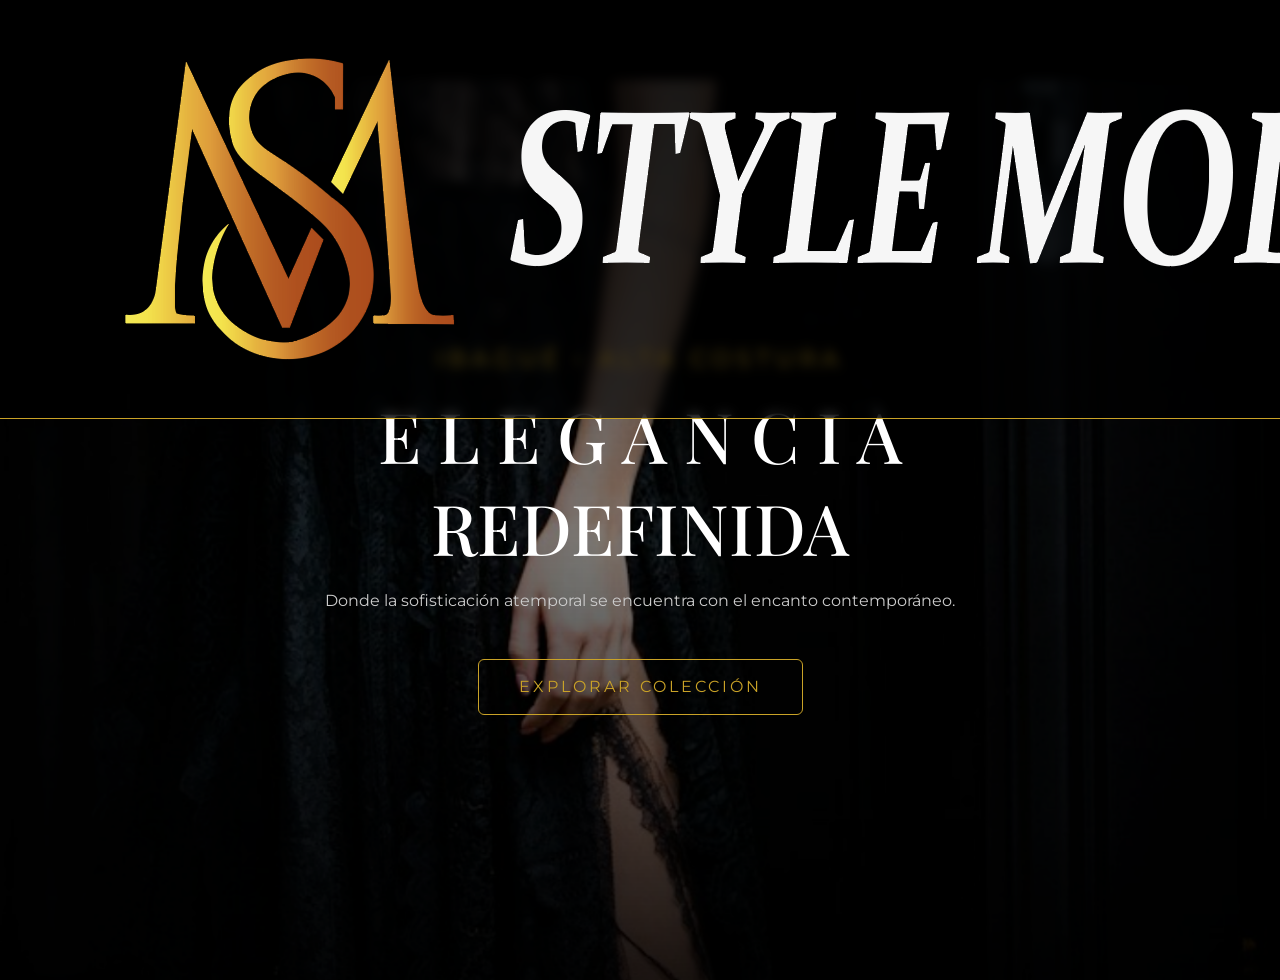
<file: index.html>
<!DOCTYPE html>
<html lang="es">

<head>


    <!-- Bootstrap CSS -->

<link href="https://cdn.jsdelivr.net/npm/bootstrap@5.3.3/dist/css/bootstrap.min.css" rel="stylesheet">


<meta charset="UTF-8">
<meta name="viewport" content="width=device-width, initial-scale=1.0">

<title>Style Models</title>

<link rel="stylesheet" href="css/style.css">

<link href="https://fonts.googleapis.com/css2?family=Playfair+Display:wght@400;600&family=Montserrat:wght@300;400&display=swap" rel="stylesheet">

<link rel="apple-touch-icon" href="img/favicon.png">

<link rel="icon" type="image/png" href="img/favicon.png">

</head>

<body>

<div id="menu-container"></div>

<section class="hero" style="background-image:url('img/hero.jpg');">

<div class="hero-content">

<h4>IBAGUÉ • ALTA COSTURA</h4>

<h1>
<span class="white">E L E G A N C I A</span><br>
</h1>
<h1>
<span class="gold">REDEFINIDA</span>
</h1>

<p>
Donde la sofisticación atemporal se encuentra con el encanto contemporáneo.
</p>

<a href="portafolio.html" class="btn">EXPLORAR COLECCIÓN</a>

</div>

</section>

<script src="https://cdn.jsdelivr.net/npm/bootstrap@5.3.3/dist/js/bootstrap.bundle.min.js"></script>

<script src="js/script.js"></script>

</body>
</html>
</file>
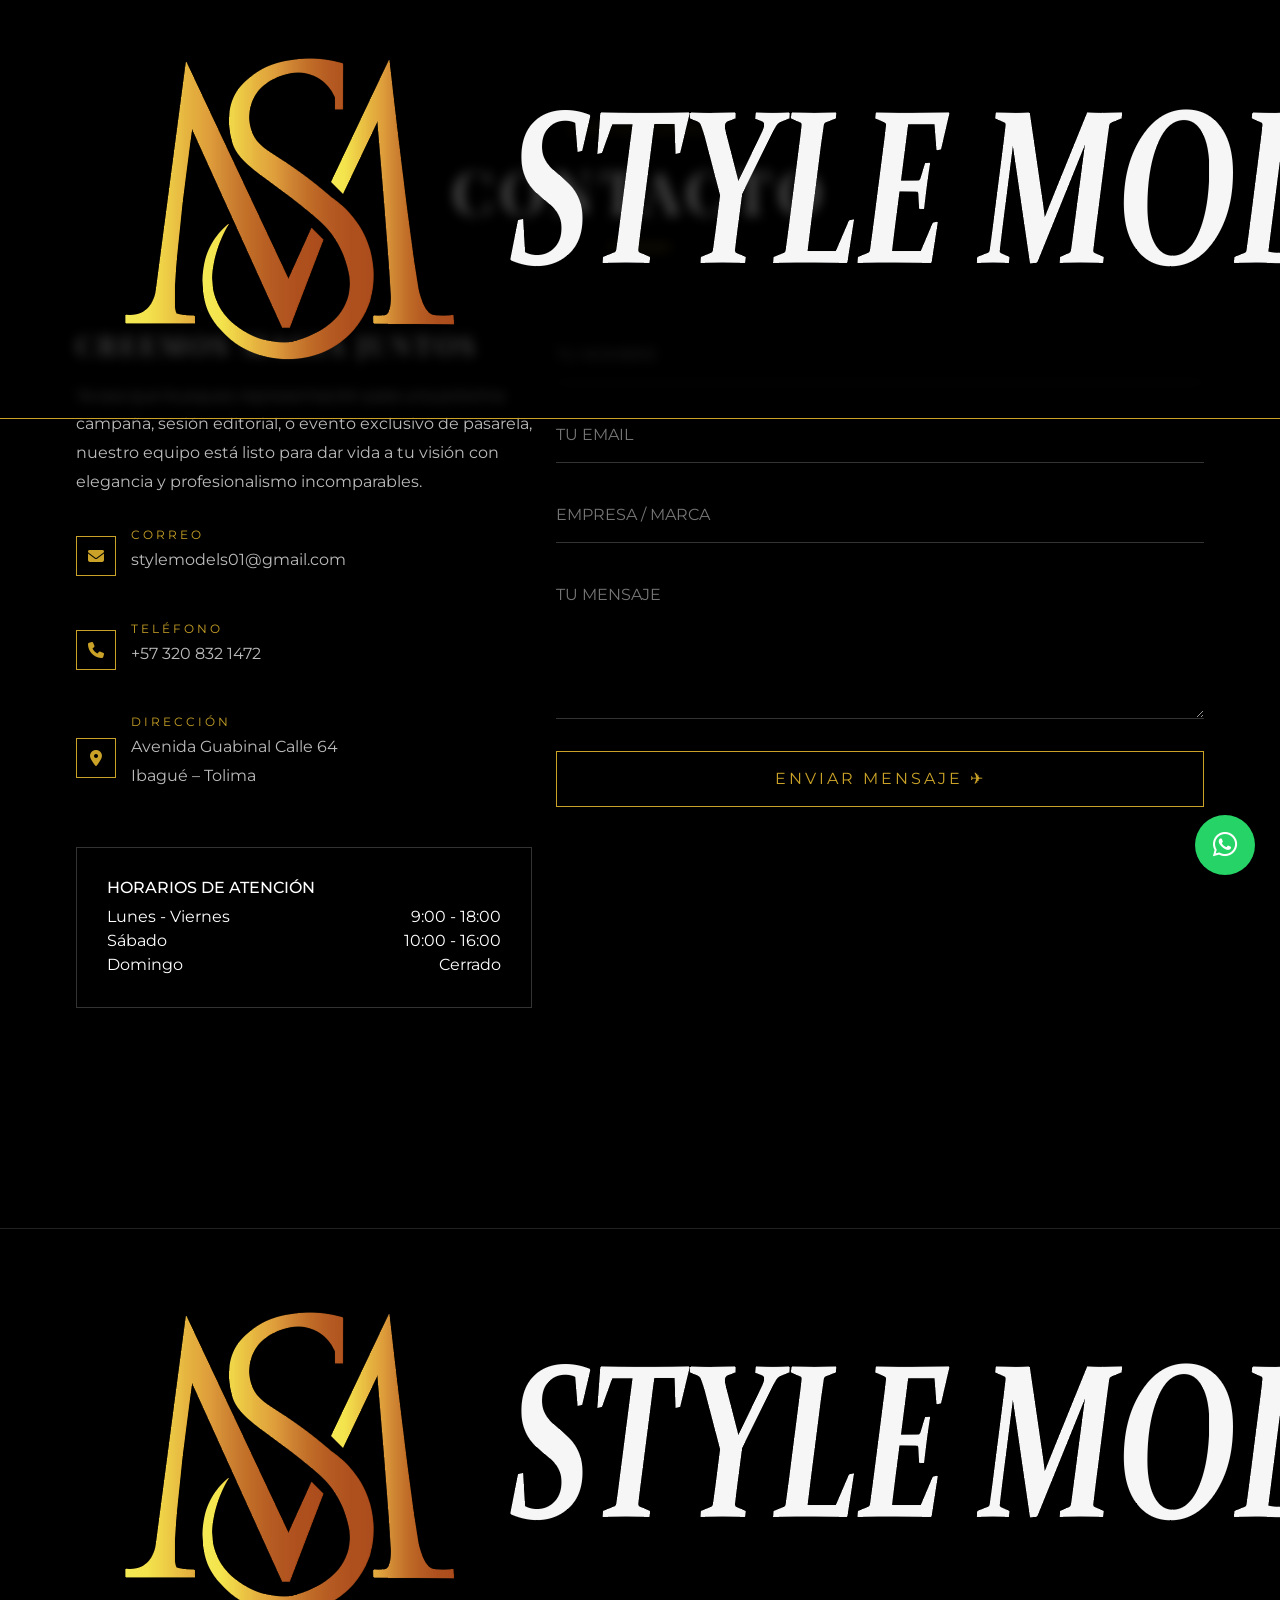
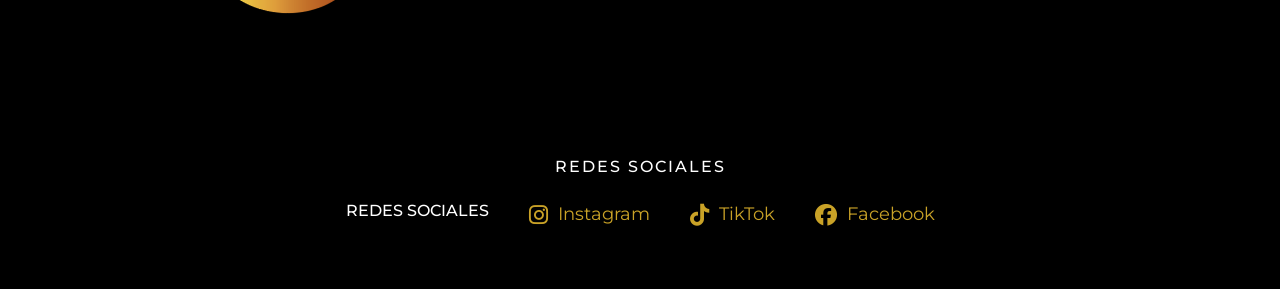
<file: contacto.html>
<!DOCTYPE html>
<html lang="es">

<head>

<link rel="icon" type="image/png" href="img/favicon.png">

<meta charset="UTF-8">
<meta name="viewport" content="width=device-width, initial-scale=1.0">

<title>Contacto | Style Models</title>

<!-- ICONOS -->
<link rel="stylesheet" href="https://cdnjs.cloudflare.com/ajax/libs/font-awesome/6.5.0/css/all.min.css">

<!-- Bootstrap -->
<link href="https://cdn.jsdelivr.net/npm/bootstrap@5.3.3/dist/css/bootstrap.min.css" rel="stylesheet">

<!-- CSS -->
<link rel="stylesheet" href="css/style.css">

<!-- Google Fonts -->
<link href="https://fonts.googleapis.com/css2?family=Playfair+Display:wght@400;600&family=Montserrat:wght@300;400&display=swap" rel="stylesheet">

</head>

<body>

<!-- MENU GLOBAL -->
<div id="menu-container"></div>


<section class="contact-section">

<div class="container">

<!-- TITULO -->

<div class="text-center contact-title">

<p class="contact-subtitle">CONTACTANOS</p>

<h1>CONTACTO</h1>

<div class="title-line"></div>

</div>


<div class="row contact-content">

<!-- COLUMNA IZQUIERDA -->

<div class="col-lg-5 contact-info">

<h3>CREEMOS MAGIA JUNTOS</h3>

<p>
Ya sea que busques representación para una próxima campaña, sesión editorial,
o evento exclusivo de pasarela, nuestro equipo está listo para dar vida
a tu visión con elegancia y profesionalismo incomparables.
</p>

<!-- Datos de contacto -->


<div class="contact-item">

<div class="icon-box">
<i class="fa-solid fa-envelope"></i>
</div>

<div>
<span>CORREO</span>
<p>stylemodels01@gmail.com</p>
</div>

</div>


<div class="contact-item">

<div class="icon-box">
<i class="fa-solid fa-phone"></i>
</div>

<div>
<span>TELÉFONO</span>
<p>+57 320 832 1472</p>
</div>

</div>


<div class="contact-item">

<div class="icon-box">
<i class="fa-solid fa-location-dot"></i>
</div>

<div>
<span>DIRECCIÓN</span>
<p>Avenida Guabinal Calle 64<br>Ibagué – Tolima</p>
</div>

</div>


<div class="hours-box">

<h6>HORARIOS DE ATENCIÓN</h6>

<div class="d-flex justify-content-between">
<span>Lunes - Viernes</span>
<span>9:00 - 18:00</span>
</div>

<div class="d-flex justify-content-between">
<span>Sábado</span>
<span>10:00 - 16:00</span>
</div>

<div class="d-flex justify-content-between">
<span>Domingo</span>
<span>Cerrado</span>
</div>

</div>

</div>



<!-- FORMULARIO -->

<div class="col-lg-7 contact-form">

<form>

<input type="text" placeholder="TU NOMBRE">

<input type="email" placeholder="TU EMAIL">

<input type="text" placeholder="EMPRESA / MARCA">

<textarea rows="5" placeholder="TU MENSAJE"></textarea>

<button type="submit" class="btn-contact">

ENVIAR MENSAJE ✈

</button>

</form>

</div>

</div>

</div>

</section>


<!-- FOOTER -->

<footer class="footer">

<div class="container footer-content">

<div class="footer-logo">

<a class="navbar-brand" href="index.html">
<img src="img/logo-horizontal.png" alt="Style Models">
</a>

</div>

<div class="footer-copy">

© 2026 Style Models. Todos los derechos reservsdos.

</div>

</div>

</footer>

<!-- Redes Sociales -->

<section class="contact-social-section">

<div class="container text-center">

<h6 class="social-title">REDES SOCIALES</h6>

<div class="social-links">

<h6>REDES SOCIALES</h6>

<a href="https://www.instagram.com/goldenst_.1?igsh=dWtuaGw3Y3lscWpy" target="_blank">
<i class="fa-brands fa-instagram"></i> Instagram
</a>

<a href="https://www.tiktok.com/@the_golden_studio0?_r=1&_t=ZS-94hEZrHAKSQ" target="_blank">
<i class="fa-brands fa-tiktok"></i> TikTok
</a>

<a href="https://www.facebook.com/profile.php?id=61582188220445" target="_blank">
<i class="fa-brands fa-facebook"></i> Facebook
</a>

</div>
</div>
</section>

<script src="js/script.js"></script>

<script src="https://cdn.jsdelivr.net/npm/bootstrap@5.3.3/dist/js/bootstrap.bundle.min.js"></script>

<!-- BOTOS FLOTANTE DE WhatsApp -->

<a href="https://wa.me/573208321472" 
class="whatsapp-float" 
target="_blank">

<i class="fa-brands fa-whatsapp"></i>

</a>

</body>
</html>
</file>
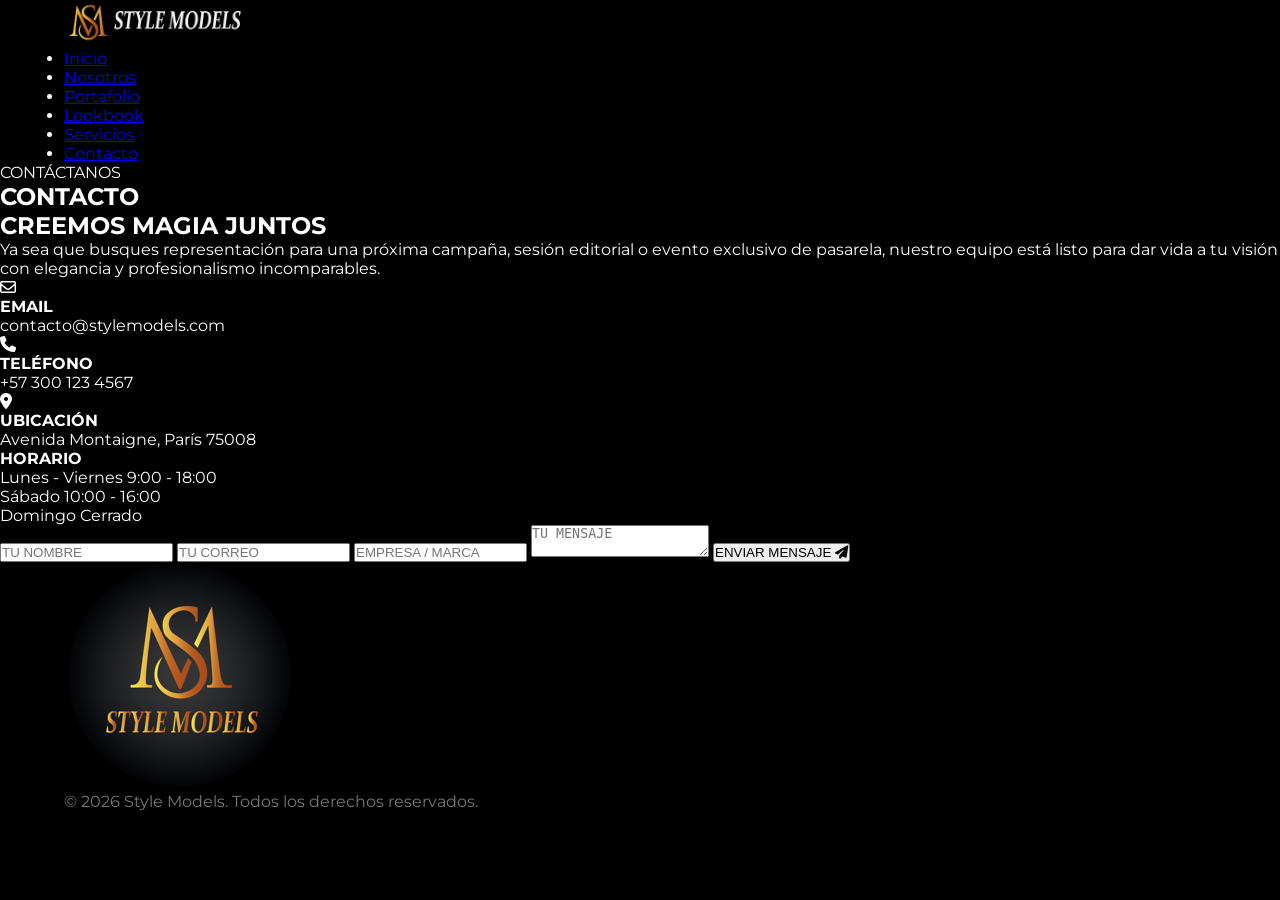
<file: contactos.html>
<!DOCTYPE html>
<html lang="es">

<head>
<meta charset="UTF-8">
<meta name="viewport" content="width=device-width, initial-scale=1.0">

<title>Contacto</title>

<link rel="stylesheet" href="css/style.css">

<link href="https://fonts.googleapis.com/css2?family=Playfair+Display:wght@400;600&family=Montserrat:wght@300;400&display=swap" rel="stylesheet">


<!-- iconos -->
<link rel="stylesheet" href="https://cdnjs.cloudflare.com/ajax/libs/font-awesome/6.5.0/css/all.min.css">
<style>

</style>

</head>

<body>

<header class="header">

<div class="container nav-container">

<div class="logo">
<a href="index.html">
<img src="img/logo-horizontal.png" alt="Style Models Logo">
</a>
</div>

<nav>
<ul class="menu">

<li><a href="index.html">Inicio</a></li>
<li><a href="nosotros.html">Nosotros</a></li>
<li><a href="portafolio.html">Portafolio</a></li>
<li><a href="lookbook.html">Lookbook</a></li>
<li><a href="servicios.html">Servicios</a></li>
<li><a href="contactos.html">Contacto</a></li>

</ul>
</nav>

</div>

</header>

<!-- TITULO -->

<section class="contacto-header">

<p class="contacto-sub">CONTÁCTANOS</p>

<h1>CONTACTO</h1>

<div class="linea-contacto"></div>

</section>



<!-- CONTENIDO -->

<section class="contacto-contenedor">


<!-- LADO IZQUIERDO -->

<div class="contacto-info">

<h2>CREEMOS MAGIA JUNTOS</h2>

<p>
Ya sea que busques representación para una próxima campaña,
sesión editorial o evento exclusivo de pasarela,
nuestro equipo está listo para dar vida a tu visión
con elegancia y profesionalismo incomparables.
</p>


<div class="info-item">

<div class="icono-contacto">
<i class="fa-regular fa-envelope"></i>
</div>

<div>
<h4>EMAIL</h4>
<p>contacto@stylemodels.com</p>
</div>

</div>


<div class="info-item">

<div class="icono-contacto">
<i class="fa-solid fa-phone"></i>
</div>

<div>
<h4>TELÉFONO</h4>
<p>+57 300 123 4567</p>
</div>

</div>



<div class="info-item">

<div class="icono-contacto">
<i class="fa-solid fa-location-dot"></i>
</div>

<div>
<h4>UBICACIÓN</h4>
<p>Avenida Montaigne, París 75008</p>
</div>

</div>



<!-- HORARIO -->

<div class="horario">

<h4>HORARIO</h4>

<div class="horario-item">
<span>Lunes - Viernes</span>
<span>9:00 - 18:00</span>
</div>

<div class="horario-item">
<span>Sábado</span>
<span>10:00 - 16:00</span>
</div>

<div class="horario-item">
<span>Domingo</span>
<span>Cerrado</span>
</div>

</div>

</div>



<!-- FORMULARIO -->

<div class="contacto-form">

<form>

<input type="text" placeholder="TU NOMBRE" required>

<input type="email" placeholder="TU CORREO" required>

<input type="text" placeholder="EMPRESA / MARCA">

<textarea placeholder="TU MENSAJE"></textarea>

<button type="submit">
ENVIAR MENSAJE
<i class="fa-solid fa-paper-plane"></i>
</button>

</form>

</div>


</section>



<!-- FOOTER -->

<footer class="footer-contacto">

<div class="container nav-container">

<div class="logocontac">
<a href="index.html">
<img src="img/logo.png" alt="Style Models Logo">
</a>
</div>

<div class="footer-copy">
© 2026 Style Models. Todos los derechos reservados.
</div>

</footer>

<script src="js/script.js"></script>

<script src="js/script.js"></script>

</body>
</html>
</file>
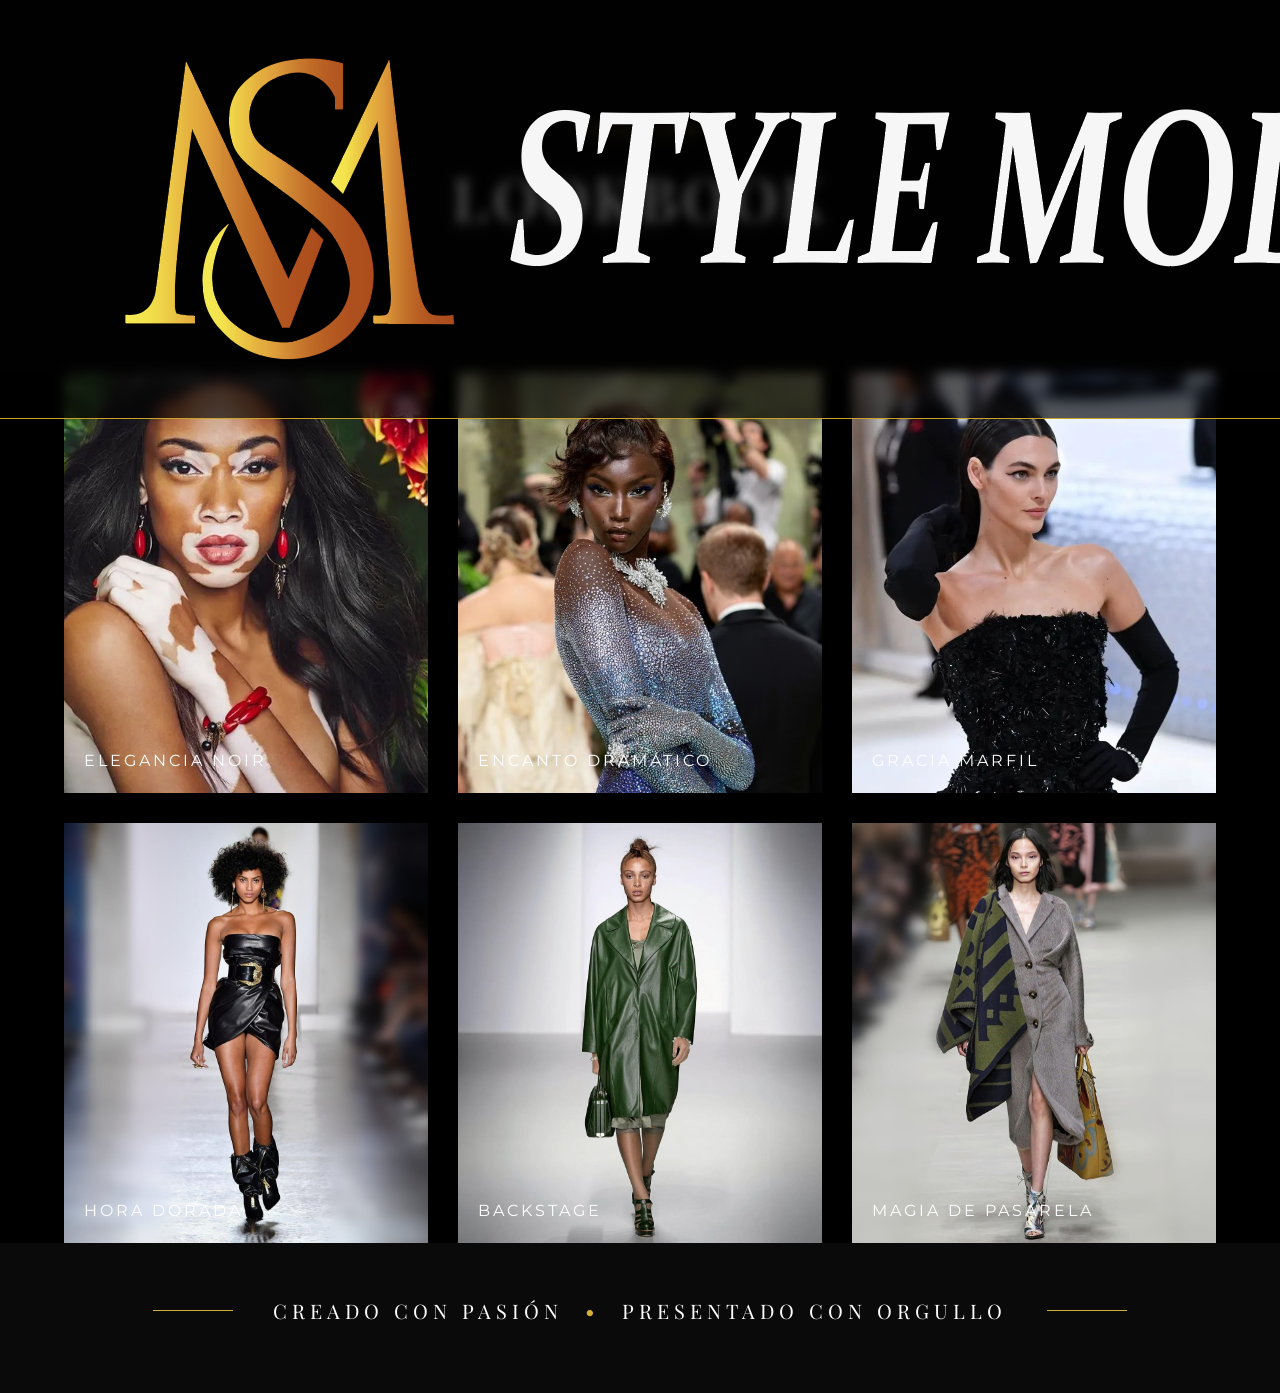
<file: lookbook.html>
<!DOCTYPE html>
<html lang="es">
<head>

<link rel="icon" type="image/png" href="img/favicon.png">

<meta charset="UTF-8">
<meta name="viewport" content="width=device-width, initial-scale=1.0">
<title>Lookbook</title>

<link href="https://cdn.jsdelivr.net/npm/bootstrap@5.3.3/dist/css/bootstrap.min.css" rel="stylesheet">

<link rel="stylesheet" href="css/style.css">

<link href="https://fonts.googleapis.com/css2?family=Playfair+Display:wght@400;600&family=Montserrat:wght@300;400&display=swap" rel="stylesheet">


</head>

<body class="lookbook-page">

<style>

</style>



<body>

<div id="menu-container"></div>

<section class="portfolio-hero lookbook-hero">

<p class="subtitle">COLECCIÓN</p>

<h1>LOOKBOOK</h1>

</section>


<section class="lookbook-grid">

<div class="lookbook-item">
<img src="img/look1.jpg">
<span>ELEGANCIA NOIR</span>
</div>

<div class="lookbook-item">
<img src="img/look2.jpg">
<span>ENCANTO DRAMÁTICO</span>
</div>

<div class="lookbook-item">
<img src="img/look3.jpg">
<span>GRACIA MARFIL</span>
</div>

<div class="lookbook-item">
<img src="img/look4.jpg">
<span>HORA DORADA</span>
</div>

<div class="lookbook-item">
<img src="img/look5.jpg">
<span>BACKSTAGE</span>
</div>

<div class="lookbook-item">
<img src="img/look6.jpg">
<span>MAGIA DE PASARELA</span>
</div>

</section>


<footer class="lookbook-footer">
    <p class="lookbook-slogan">
        CREADO CON PASIÓN <span>•</span> PRESENTADO CON ORGULLO
    </p>
</footer>

<script src="js/script.js"></script>

<script src="https://cdn.jsdelivr.net/npm/bootstrap@5.3.3/dist/js/bootstrap.bundle.min.js"></script>

</body>
</html>
</file>
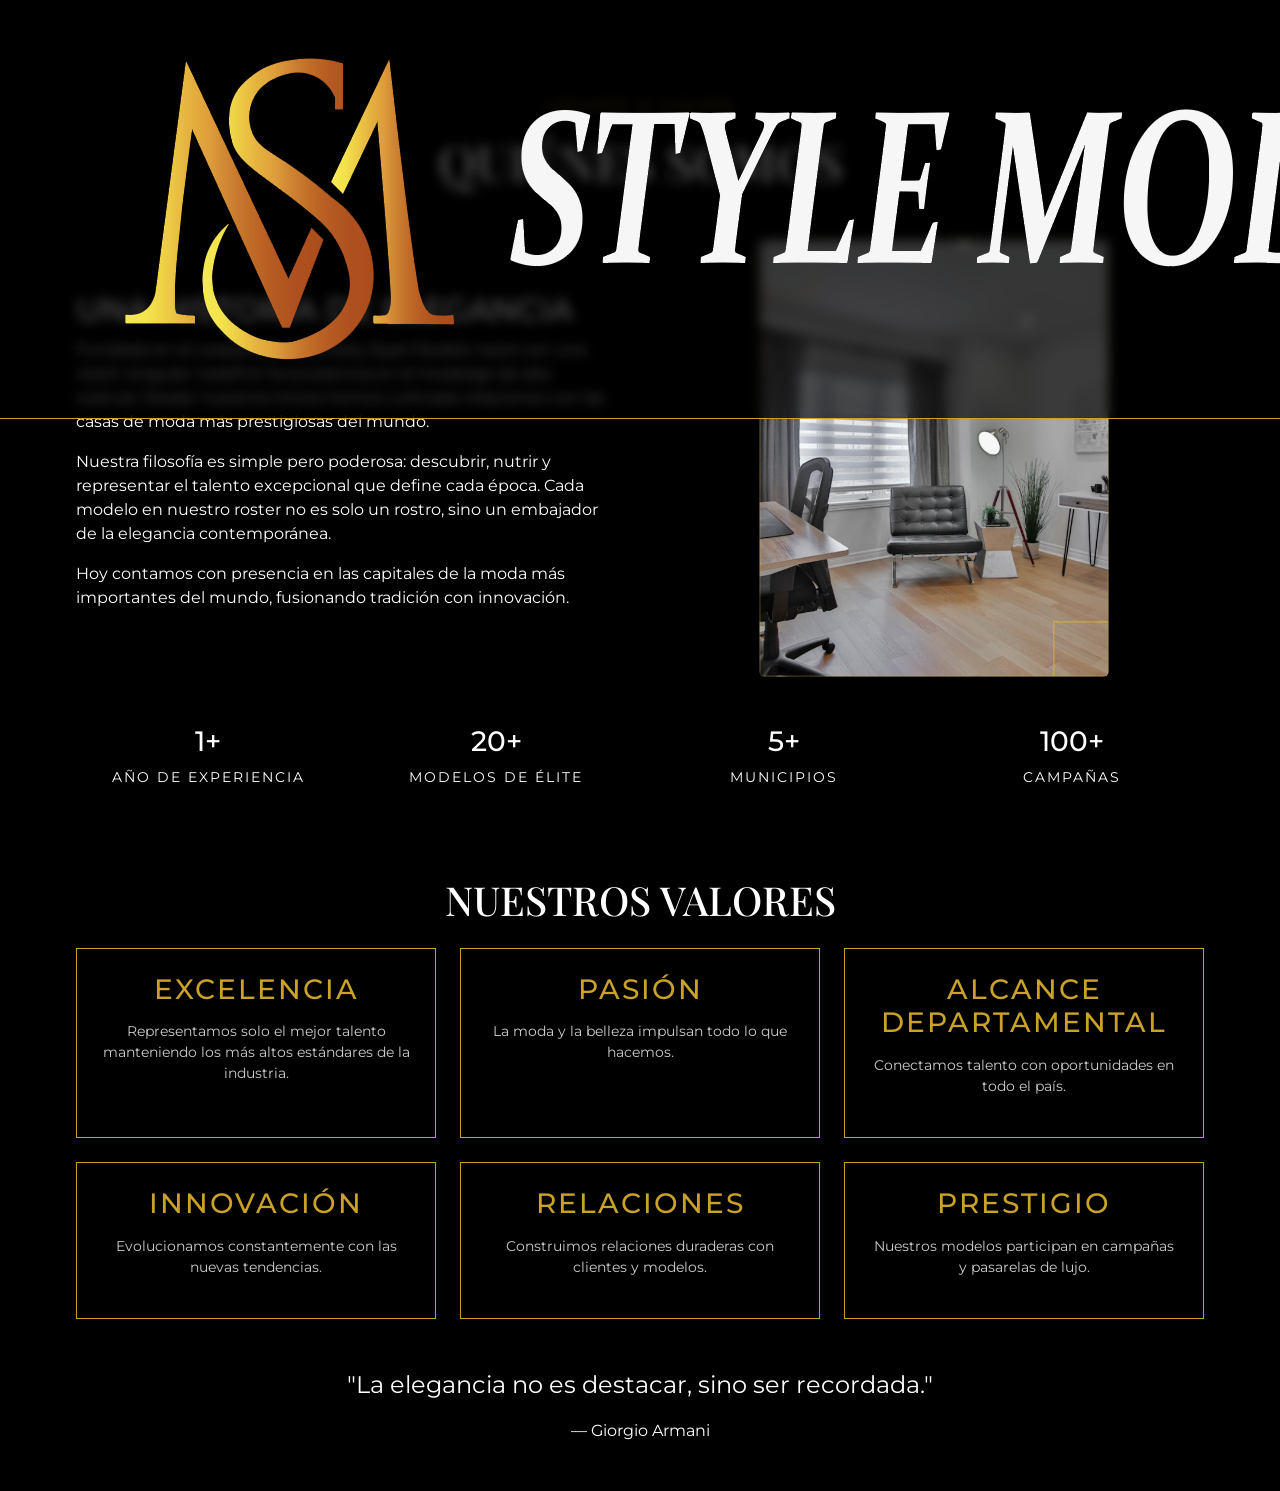
<file: nosotros.html>
<!DOCTYPE html>
<html lang="es">

<head>

<meta charset="UTF-8">
<meta name="viewport" content="width=device-width, initial-scale=1.0">

<title>Nosotros | Style Models</title>

<!-- Bootstrap -->
<link href="https://cdn.jsdelivr.net/npm/bootstrap@5.3.3/dist/css/bootstrap.min.css" rel="stylesheet">

<!-- CSS -->
<link rel="stylesheet" href="css/style.css">

<!-- Google Fonts -->
<link href="https://fonts.googleapis.com/css2?family=Playfair+Display:wght@400;600&family=Montserrat:wght@300;400&display=swap" rel="stylesheet">

</head>


<body>

<!-- MENU GLOBAL -->
<div id="menu-container"></div>


<!-- ABOUT -->
<section class="about py-5 mt-5 pt-5">

<div class="container">

<p class="subtitle text-center">LEGADO & VISIÓN</p>
<h1 class="text-center mb-5">QUIÉNES SOMOS</h1>


<div class="row align-items-center g-5">

<!-- TEXTO -->
<div class="col-lg-6">

<h2>UNA HISTORIA DE ELEGANCIA</h2>

<p>
Fundada en el corazón de Colombia, Style Models nació con una visión singular: redefinir la excelencia en el modelaje de alta costura.
Desde nuestros inicios hemos cultivado relaciones con las casas de moda más prestigiosas del mundo.
</p>

<p>
Nuestra filosofía es simple pero poderosa: descubrir, nutrir y representar el talento excepcional que define cada época.
Cada modelo en nuestro roster no es solo un rostro, sino un embajador de la elegancia contemporánea.
</p>

<p>
Hoy contamos con presencia en las capitales de la moda más importantes del mundo, fusionando tradición con innovación.
</p>

</div>


<!-- IMAGEN -->
<div class="col-lg-6 text-center">

<img src="img/oficina.jpg" alt="Oficina Style Models" class="img-fluid rounded shadow oficina-img">

</div>

</div>


<!-- ESTADISTICAS -->

<div class="row text-center mt-5">

<div class="col-6 col-md-3 mb-4">
<h3>1+</h3>
<p>AÑO DE EXPERIENCIA</p>
</div>

<div class="col-6 col-md-3 mb-4">
<h3>20+</h3>
<p>MODELOS DE ÉLITE</p>
</div>

<div class="col-6 col-md-3 mb-4">
<h3>5+</h3>
<p>MUNICIPIOS</p>
</div>

<div class="col-6 col-md-3 mb-4">
<h3>100+</h3>
<p>CAMPAÑAS</p>
</div>

</div>


<!-- VALORES -->

<h2 class="values-title text-center mt-5 mb-4">NUESTROS VALORES</h2>

<div class="row g-4">

<div class="col-md-6 col-lg-4">
<div class="value-card h-100 p-4 text-center">
<h3>EXCELENCIA</h3>
<p>Representamos solo el mejor talento manteniendo los más altos estándares de la industria.</p>
</div>
</div>

<div class="col-md-6 col-lg-4">
<div class="value-card h-100 p-4 text-center">
<h3>PASIÓN</h3>
<p>La moda y la belleza impulsan todo lo que hacemos.</p>
</div>
</div>

<div class="col-md-6 col-lg-4">
<div class="value-card h-100 p-4 text-center">
<h3>ALCANCE DEPARTAMENTAL</h3>
<p>Conectamos talento con oportunidades en todo el país.</p>
</div>
</div>

<div class="col-md-6 col-lg-4">
<div class="value-card h-100 p-4 text-center">
<h3>INNOVACIÓN</h3>
<p>Evolucionamos constantemente con las nuevas tendencias.</p>
</div>
</div>

<div class="col-md-6 col-lg-4">
<div class="value-card h-100 p-4 text-center">
<h3>RELACIONES</h3>
<p>Construimos relaciones duraderas con clientes y modelos.</p>
</div>
</div>

<div class="col-md-6 col-lg-4">
<div class="value-card h-100 p-4 text-center">
<h3>PRESTIGIO</h3>
<p>Nuestros modelos participan en campañas y pasarelas de lujo.</p>
</div>
</div>

</div>


<!-- FRASE -->

<div class="quote text-center mt-5">

<p class="fs-4">
"La elegancia no es destacar, sino ser recordada."
</p>

<span>— Giorgio Armani</span>

</div>

</div>

</section>


<!-- Bootstrap -->
<script src="https://cdn.jsdelivr.net/npm/bootstrap@5.3.3/dist/js/bootstrap.bundle.min.js"></script>

<!-- Script menú -->
<script src="js/script.js"></script>

</body>
</html>
</file>
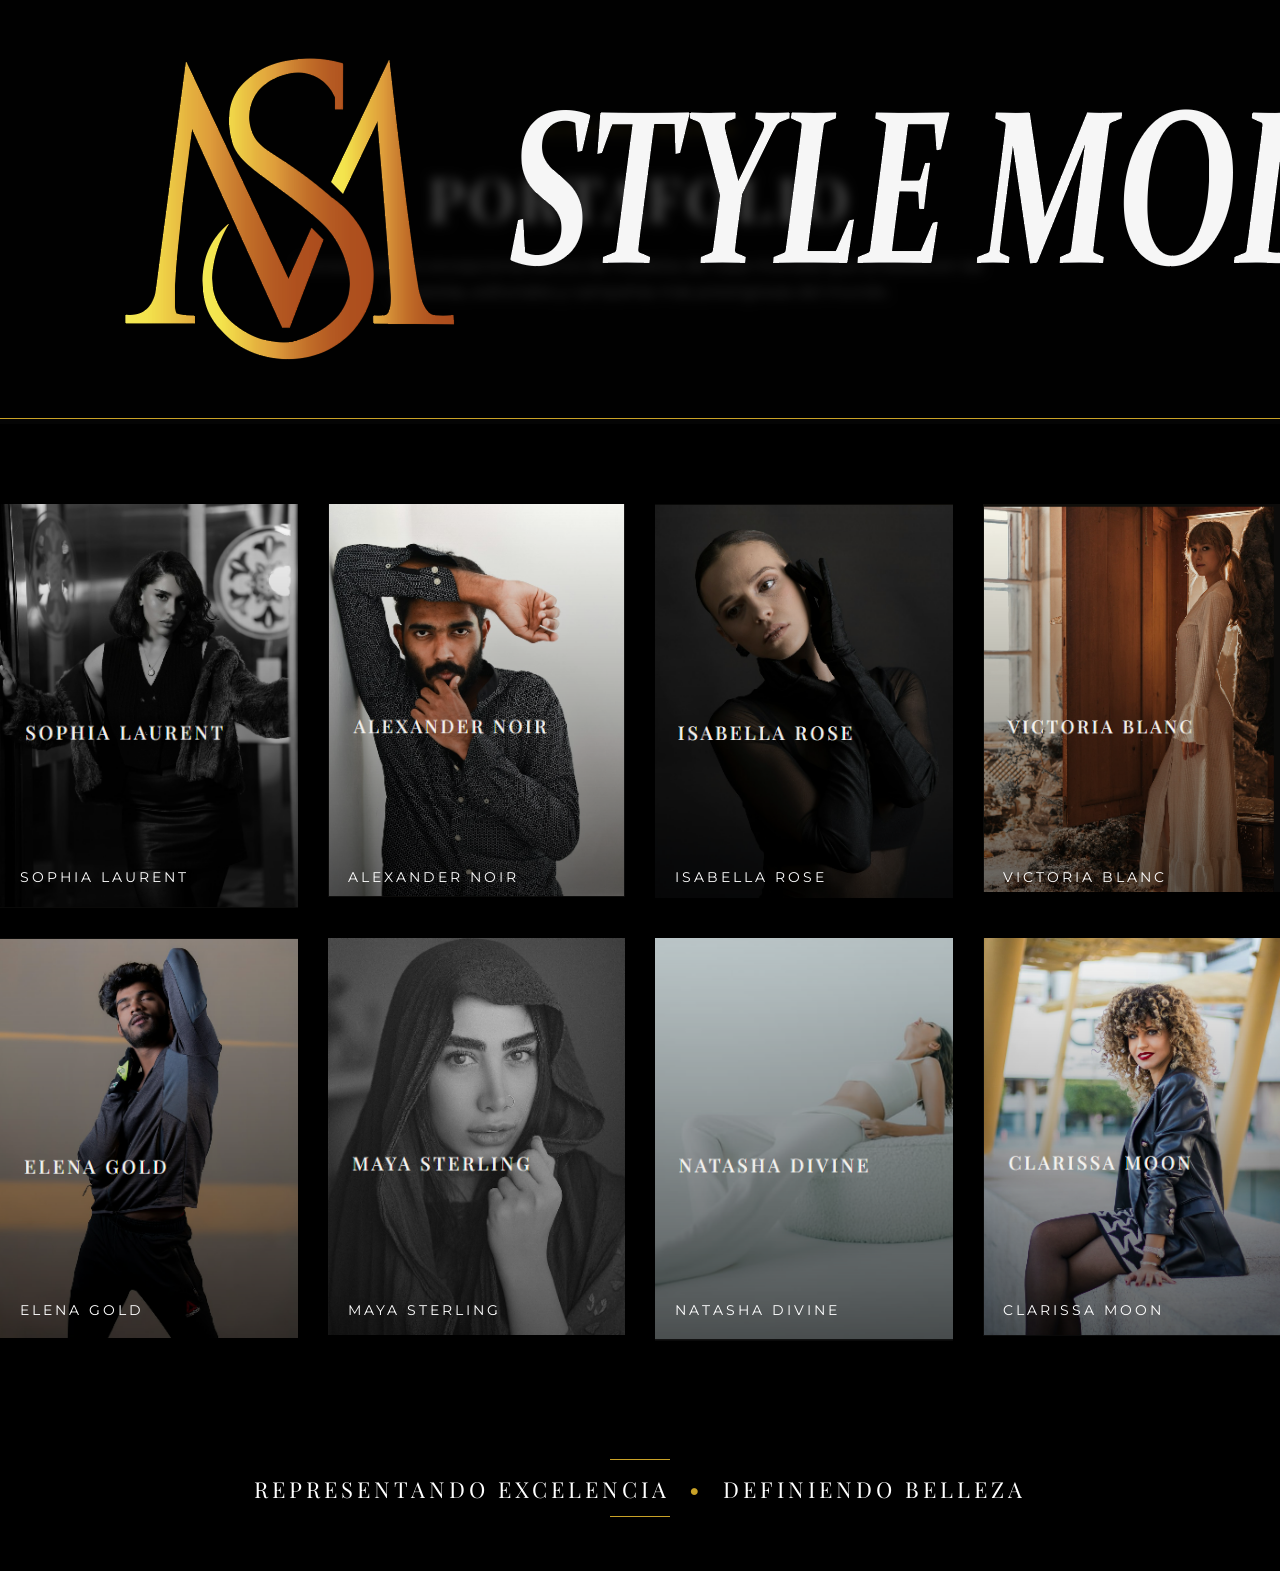
<file: portafolio.html>
<!DOCTYPE html>
<html lang="es">

<head>

<link rel="icon" type="image/png" href="img/favicon.png">

<meta charset="UTF-8">
<meta name="viewport" content="width=device-width, initial-scale=1.0">

<title>Portafolio | Stile Models</title>

<link href="https://cdn.jsdelivr.net/npm/bootstrap@5.3.3/dist/css/bootstrap.min.css" rel="stylesheet">

<link rel="stylesheet" href="css/style.css">

<link href="https://fonts.googleapis.com/css2?family=Playfair+Display:wght@400;600&family=Montserrat:wght@300;400&display=swap" rel="stylesheet">

</head>

<body>

<!-- MENU -->

<style>

.hero{

height:100vh;

background: linear-gradient(
rgba(0,0,0,0.6),
rgba(0,0,0,0.6)
),
url("img/hero.jpg");

background-size:cover;
background-position:center;
background-repeat:no-repeat;

display:flex;
justify-content:center;
align-items:center;
text-align:center;

}

</style>



<body>

<div id="menu-container"></div>


<!-- HERO PORTAFOLIO -->

<section class="portfolio-hero">

<p class="subtitle">NUESTRO TALENTO</p>

<h1>PORTAFOLIO</h1>

<p class="portfolio-text">
Conoce nuestro excepcional elenco de modelos de clase mundial que embellecen
las pasarelas, editoriales y campañas más prestigiosas del mundo.
</p>

</section>


<!-- GALERIA -->

<section class="portfolio-models">

<div class="portfolio-grid">

<div class="model-card">
<img src="img/model1.jpg">
<div class="model-name">SOPHIA LAURENT</div>
</div>

<div class="model-card">
<img src="img/model2.jpg">
<div class="model-name">ALEXANDER NOIR</div>
</div>

<div class="model-card">
<img src="img/model3.jpg">
<div class="model-name">ISABELLA ROSE</div>
</div>

<div class="model-card">
<img src="img/model4.jpg">
<div class="model-name">VICTORIA BLANC</div>
</div>

<div class="model-card">
<img src="img/model5.jpg">
<div class="model-name">ELENA GOLD</div>
</div>

<div class="model-card">
<img src="img/model6.jpg">
<div class="model-name">MAYA STERLING</div>
</div>

<div class="model-card">
<img src="img/model7.jpg">
<div class="model-name">NATASHA DIVINE</div>
</div>

<div class="model-card">
<img src="img/model8.jpg">
<div class="model-name">CLARISSA MOON</div>
</div>

</div>

</section>


<footer class="portfolio-footer">
    <p class="footer-slogan">
        REPRESENTANDO EXCELENCIA <span>•</span> DEFINIENDO BELLEZA
    </p>
</footer>

<script src="js/script.js"></script>

<script src="https://cdn.jsdelivr.net/npm/bootstrap@5.3.3/dist/js/bootstrap.bundle.min.js"></script>

</body>
</html>
</file>
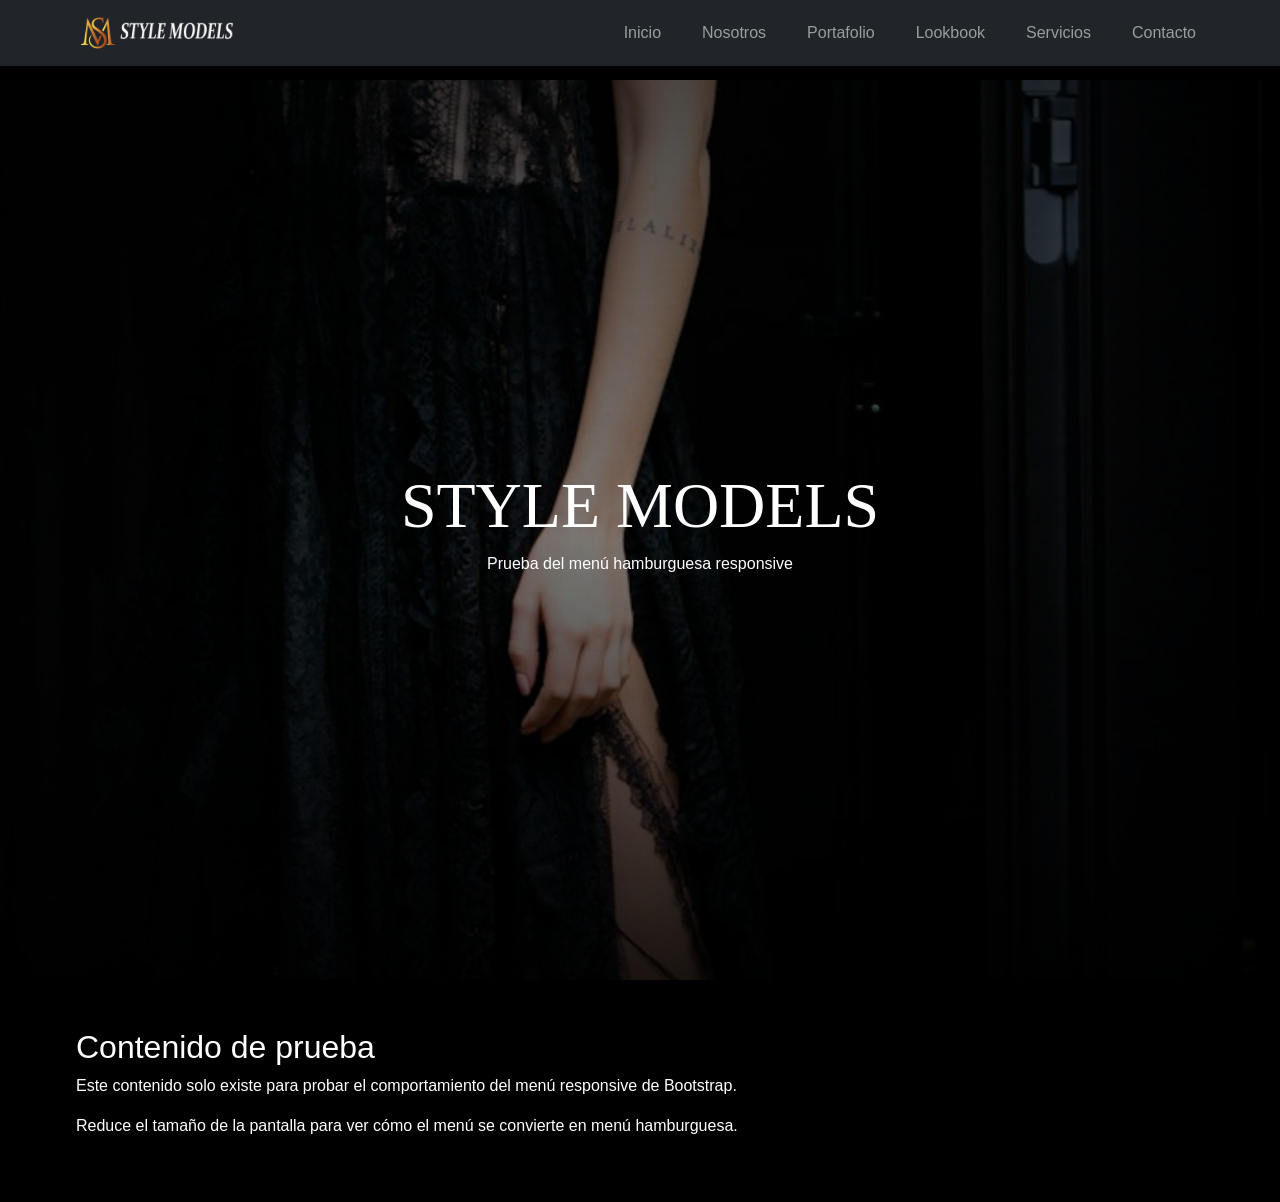
<file: pruebamenu.html>
<!DOCTYPE html>
<html lang="es">

<head>

<meta charset="UTF-8">
<meta name="viewport" content="width=device-width, initial-scale=1.0">

<title>Prueba Menú - Style Models</title>

<!-- Bootstrap CSS -->
<link href="https://cdn.jsdelivr.net/npm/bootstrap@5.3.3/dist/css/bootstrap.min.css" rel="stylesheet">

<!-- Tu CSS -->
<link rel="stylesheet" href="css/style.css">

<style>

/* Estilo de prueba para el hero */

.hero{
height:100vh;
background:url('img/hero.jpg') center/cover no-repeat;
display:flex;
align-items:center;
justify-content:center;
color:white;
text-align:center;
}

.hero h1{
font-size:4rem;
font-family:'Playfair Display', serif;
}

</style>

</head>


<body>


<!-- NAVBAR -->

<nav class="navbar navbar-expand-lg navbar-dark bg-dark fixed-top">

<div class="container">

<!-- LOGO -->
<a class="navbar-brand" href="#">
<img src="img/logo-horizontal.png" height="40" alt="Style Models">
</a>

<!-- BOTON HAMBURGUESA -->

<button class="navbar-toggler" type="button" data-bs-toggle="collapse" data-bs-target="#menu">

<span class="navbar-toggler-icon"></span>

</button>


<!-- MENU -->

<div class="collapse navbar-collapse" id="menu">

<ul class="navbar-nav ms-auto">

<li class="nav-item">
<a class="nav-link" href="#">Inicio</a>
</li>

<li class="nav-item">
<a class="nav-link" href="#">Nosotros</a>
</li>

<li class="nav-item">
<a class="nav-link" href="#">Portafolio</a>
</li>

<li class="nav-item">
<a class="nav-link" href="#">Lookbook</a>
</li>

<li class="nav-item">
<a class="nav-link" href="#">Servicios</a>
</li>

<li class="nav-item">
<a class="nav-link" href="#">Contacto</a>
</li>

</ul>

</div>

</div>

</nav>


<!-- HERO DE PRUEBA -->

<section class="hero">

<div>

<h1>STYLE MODELS</h1>

<p>Prueba del menú hamburguesa responsive</p>

</div>

</section>



<!-- CONTENIDO PARA SCROLL -->

<section class="container py-5">

<h2>Contenido de prueba</h2>

<p>
Este contenido solo existe para probar el comportamiento del menú responsive de Bootstrap.
</p>

<p>
Reduce el tamaño de la pantalla para ver cómo el menú se convierte en menú hamburguesa.
</p>

</section>



<!-- Bootstrap JS -->

<script src="https://cdn.jsdelivr.net/npm/bootstrap@5.3.3/dist/js/bootstrap.bundle.min.js"></script>

</body>

</html>
</file>
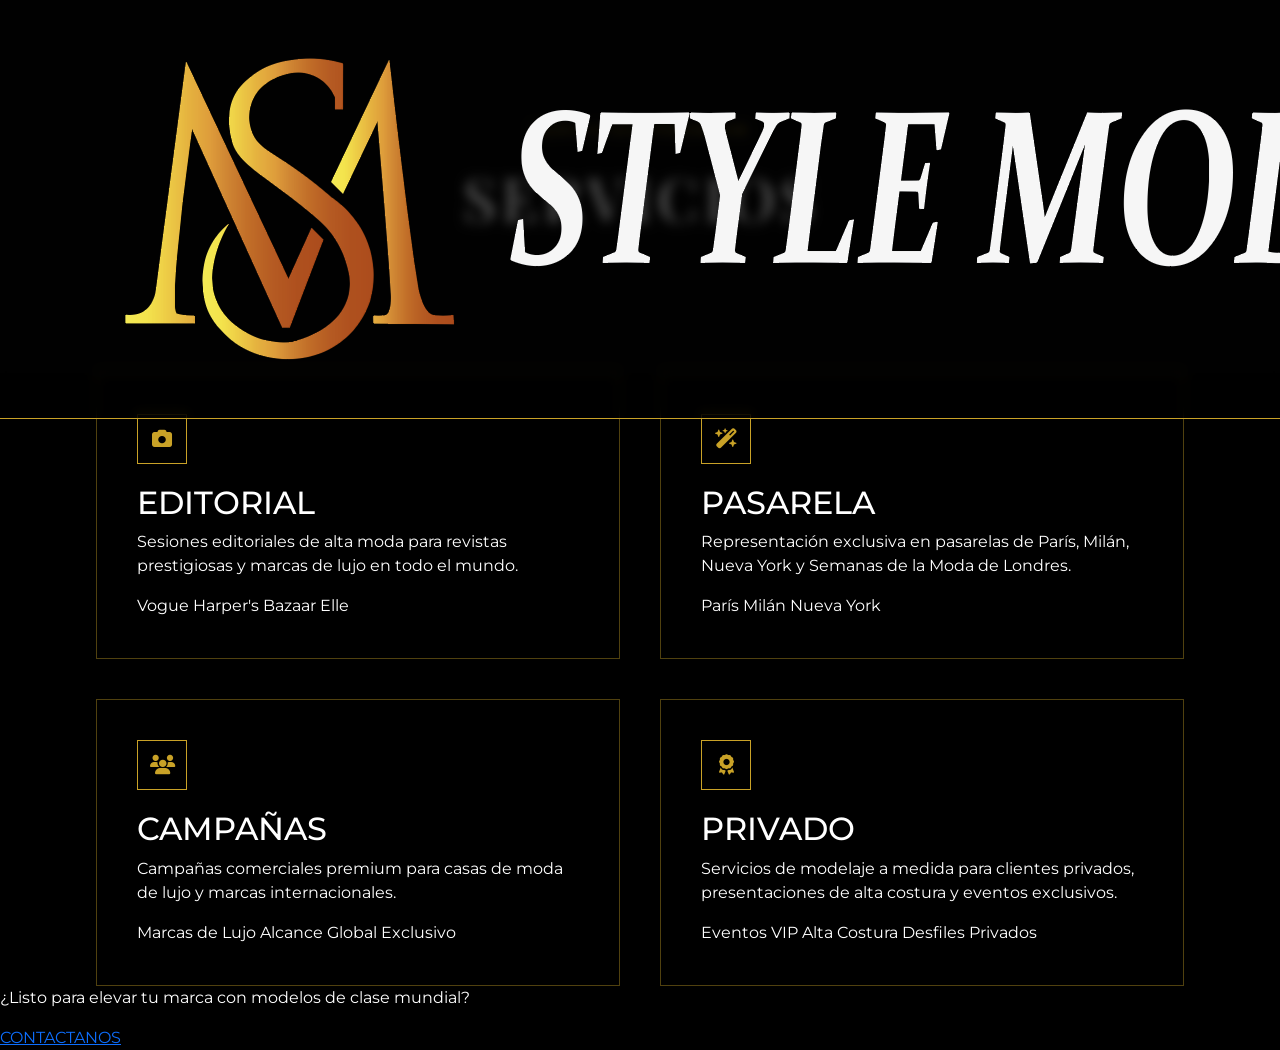
<file: servicios.html>
<!DOCTYPE html>
<html lang="es">

<head>

<link rel="icon" type="image/png" href="img/favicon.png">

<meta charset="UTF-8">
<meta name="viewport" content="width=device-width, initial-scale=1.0">

<title>Servicios</title>

<link href="https://cdn.jsdelivr.net/npm/bootstrap@5.3.3/dist/css/bootstrap.min.css" rel="stylesheet">

<link rel="stylesheet" href="css/style.css">

<link href="https://fonts.googleapis.com/css2?family=Playfair+Display:wght@400;600&family=Montserrat:wght@300;400&display=swap" rel="stylesheet">


<!-- iconos -->
<link rel="stylesheet" href="https://cdnjs.cloudflare.com/ajax/libs/font-awesome/6.5.0/css/all.min.css">
<style>

</style>

</head>

<body>

<div id="menu-container"></div>

<section class="portfolio-hero servicios-hero">

<p class="subtitle">SERVICIOS PREMIUM</p>

<h1>SERVICIOS</h1>

</section>



<section class="servicios-grid">


<div class="servicio-card">

<div class="icono">
<i class="fa-solid fa-camera"></i>
</div>

<h2>EDITORIAL</h2>

<p>
Sesiones editoriales de alta moda para revistas prestigiosas
y marcas de lujo en todo el mundo.
</p>

<div class="tags">
<span>Vogue</span>
<span>Harper's Bazaar</span>
<span>Elle</span>
</div>

</div>



<div class="servicio-card">

<div class="icono">
<i class="fa-solid fa-wand-magic-sparkles"></i>
</div>

<h2>PASARELA</h2>

<p>
Representación exclusiva en pasarelas de París,
Milán, Nueva York y Semanas de la Moda de Londres.
</p>

<div class="tags">
<span>París</span>
<span>Milán</span>
<span>Nueva York</span>
</div>

</div>



<div class="servicio-card">

<div class="icono">
<i class="fa-solid fa-users"></i>
</div>

<h2>CAMPAÑAS</h2>

<p>
Campañas comerciales premium para casas de moda
de lujo y marcas internacionales.
</p>

<div class="tags">
<span>Marcas de Lujo</span>
<span>Alcance Global</span>
<span>Exclusivo</span>
</div>

</div>



<div class="servicio-card">

<div class="icono">
<i class="fa-solid fa-award"></i>
</div>

<h2>PRIVADO</h2>

<p>
Servicios de modelaje a medida para clientes privados,
presentaciones de alta costura y eventos exclusivos.
</p>

<div class="tags">
<span>Eventos VIP</span>
<span>Alta Costura</span>
<span>Desfiles Privados</span>
</div>

</div>


</section>



<section class="servicios-cta">

<p>¿Listo para elevar tu marca con modelos de clase mundial?</p>

<a href="contacto.html" class="btn-servicios">CONTACTANOS</a>

</section>

<script src="js/script.js"></script>

<script src="https://cdn.jsdelivr.net/npm/bootstrap@5.3.3/dist/js/bootstrap.bundle.min.js"></script>

</body>
</html>
</file>
<file: css/style.css>
/* ========================= */
/* RESET */
/* ========================= */

*{
margin:0;
padding:0;
box-sizing:border-box;
}

body{
font-family:'Montserrat', sans-serif;
background:#000;
color:#fff;
}

/* ========================= */
/* CONTENEDOR GENERAL */
/* ========================= */

.container{
width:90%;
max-width:1200px;
margin:auto;
}

/* ========================= */
/* NAVBAR */
/* ========================= */

.navbar-stylemodels{
background:rgba(0,0,0,0.65);
backdrop-filter:blur(6px);
border-bottom:1px solid #c9a227;
padding:10px 0;
transition:0.3s;
}

.navbar-container{
max-width:1140px;
margin:auto;
display:flex;
align-items:center;
justify-content:space-between;
}

/* LOGO */

.logo img{
height:45px;
width:auto;
}

/* MENU */

.navbar-nav{
gap:25px;
}

.navbar-stylemodels .nav-link{
color:white;
font-size:14px;
letter-spacing:2px;
text-transform:uppercase;
position:relative;
transition:0.3s;
}

/* HOVER TEXTO */

.navbar-stylemodels .nav-link:hover{
color:#c9a227;
}

/* LINEA ANIMADA */

.navbar-stylemodels .nav-link::after{
content:"";
position:absolute;
left:50%;
bottom:-5px;
width:0;
height:2px;
background:#c9a227;
transform:translateX(-50%);
transition:0.3s;
}

.navbar-stylemodels .nav-link:hover::after{
width:100%;
}

/* PAGINA ACTIVA */

.navbar-stylemodels .nav-link.active{
color:#c9a227;
}

.navbar-stylemodels .nav-link.active::after{
width:100%;
}

/* BOTON HAMBURGUESA */

.navbar-toggler{
border:1px solid #c9a227;
}

.navbar-toggler-icon{
filter:invert(1);
}

/* ========================= */
/* HERO */
/* ========================= */

.hero{
height:100vh;
background-size:cover;
background-position:center;
display:flex;
align-items:center;
justify-content:center;
text-align:center;
margin-top:80px;
}

.hero-content h4{
color:#c9a227;
letter-spacing:5px;
margin-bottom:20px;
}

.hero-content h1{
font-family:'Playfair Display', serif;
font-size:70px;
}

.hero-content p{
margin-top:20px;
color:#ccc;
}

.btn{
display:inline-block;
margin-top:30px;
padding:15px 40px;
border:1px solid #c9a227;
color:#c9a227;
text-decoration:none;
letter-spacing:3px;
transition:0.3s;
}

.btn:hover{
background:#c9a227;
color:black;
}

/* ========================= */
/* TITULOS GENERALES */
/* ========================= */

.subtitle{
color:#c9a227;
letter-spacing:4px;
font-size:14px;
text-transform:uppercase;
margin-bottom:15px;
}

/* ========================= */
/* NOSOTROS */
/* ========================= */

.about{
padding:120px 0;
}

.about h1{
font-family:'Playfair Display', serif;
font-size:50px;
margin-bottom:40px;
}

.about-container{
display:grid;
grid-template-columns:1fr 1fr;
gap:60px;
align-items:center;
}

.about-text h2{
font-family:'Playfair Display', serif;
margin-bottom:20px;
}

.about-text p{
color:#ccc;
line-height:1.8;
margin-bottom:20px;
}

.about-image img{
width:100%;
max-width:420px;
margin:auto;
display:block;
}

/* ========================= */
/* ESTADISTICAS */
/* ========================= */

.stats{
display:grid;
grid-template-columns:repeat(4,1fr);
gap:40px;
text-align:center;
margin-top:80px;
}

.stat h3{
font-size:40px;
color:#c9a227;
}

.stat p{
font-size:12px;
letter-spacing:2px;
color:#aaa;
}

/* ========================= */
/* VALORES */
/* ========================= */

.values-title{
font-family:'Playfair Display', serif;
font-size:40px;
text-align:center;
margin:120px 0 40px;
}

.values{
display:grid;
grid-template-columns:repeat(3,1fr);
gap:30px;
}

.value-card{
border:1px solid #c9a227;
padding:30px;
text-align:center;
}

.value-card h3{
color:#c9a227;
margin-bottom:15px;
letter-spacing:2px;
}

.value-card p{
color:#ccc;
font-size:14px;
}

/* ========================= */
/* PORTAFOLIO */
/* ========================= */

.portfolio-hero{
text-align:center;
padding:120px 20px;
background:#050505;
}

.portfolio-hero h1{
font-family:'Playfair Display', serif;
font-size:60px;
letter-spacing:5px;
margin:20px 0;
}

.portfolio-text{
max-width:700px;
margin:auto;
color:#aaa;
line-height:1.6;
}

.portfolio-models{
padding:80px 0;
}

.portfolio-grid{
display:grid;
grid-template-columns:repeat(4,1fr);
gap:30px;
}

.model-card{
position:relative;
overflow:hidden;
}

.model-card img{
width:100%;
transition:0.4s;
}

.model-card:hover img{
transform:scale(1.1);
filter:brightness(60%);
}

.model-name{
position:absolute;
bottom:20px;
left:20px;
letter-spacing:3px;
font-size:14px;
}

/* ========================= */
/* LOOKBOOK */
/* ========================= */

.lookbook-header{
text-align:center;
padding:120px 20px 60px;
}

.lookbook-header h1{
font-size:70px;
letter-spacing:6px;
font-weight:300;
}

.linea{
width:70px;
height:2px;
background:#c9a227;
margin:20px auto;
}

.lookbook-grid{
width:90%;
margin:auto;
display:grid;
grid-template-columns:repeat(3,1fr);
gap:30px;
}

.lookbook-item{
position:relative;
overflow:hidden;
}

.lookbook-item img{
width:100%;
height:420px;
object-fit:cover;
transition:0.4s;
}

.lookbook-item:hover img{
transform:scale(1.05);
}

.lookbook-item span{
position:absolute;
bottom:20px;
left:20px;
letter-spacing:3px;
}

/* ========================= */
/* SERVICIOS */
/* ========================= */

.servicios-header{
text-align:center;
padding:120px 20px 60px;
}

.servicios-header h1{
font-size:70px;
letter-spacing:6px;
}

.servicios-grid{
width:85%;
margin:auto;
display:grid;
grid-template-columns:repeat(2,1fr);
gap:40px;
}

.servicio-card{
border:1px solid rgba(201,162,39,0.4);
padding:40px;
transition:0.3s;
}

.servicio-card:hover{
border:1px solid #c9a227;
transform:translateY(-5px);
}

.icono{
width:50px;
height:50px;
border:1px solid #c9a227;
display:flex;
align-items:center;
justify-content:center;
margin-bottom:20px;
}

.icono i{
color:#c9a227;
font-size:20px;
}

/* ========================= */
/* RESPONSIVE */
/* ========================= */

@media(max-width:992px){

.portfolio-grid{
grid-template-columns:repeat(2,1fr);
}

.lookbook-grid{
grid-template-columns:repeat(2,1fr);
}

.values{
grid-template-columns:repeat(2,1fr);
}

.stats{
grid-template-columns:repeat(2,1fr);
}

.about-container{
grid-template-columns:1fr;
text-align:center;
}

}

@media(max-width:768px){

.hero-content h1{
font-size:40px;
}

.portfolio-grid,
.lookbook-grid,
.values,
.servicios-grid{
grid-template-columns:1fr;
}

.stats{
grid-template-columns:1fr;
}

}

.about{
padding-top:120px;
}

@media (max-width:992px){
.about{
padding-top:90px;
}
}

.oficina-img{
max-width:350px;
width:85%;
}

/* Separar los botones del menú en pantallas grandes */

@media (min-width: 992px){

.navbar-stylemodels .nav-link{
margin-left:20px;
margin-right:20px;
}

}


/* CONTACTO */

.contact-section{

background:#000;
color:#fff;
padding:120px 0;

}

.contact-title h1{

font-family:'Playfair Display', serif;
font-size:60px;
letter-spacing:6px;

}

.contact-subtitle{

color:#c9a227;
letter-spacing:4px;
font-size:12px;

}

.title-line{

width:60px;
height:2px;
background:#c9a227;
margin:20px auto;

}

/* COLUMNAS */

.contact-content{

margin-top:80px;

}

.contact-info h3{

font-family:'Playfair Display', serif;
letter-spacing:3px;
margin-bottom:20px;

}

.contact-info p{

color:#bbb;
line-height:1.8;

}

/* ITEMS */

.contact-item{

display:flex;
align-items:center;
gap:15px;
margin-top:25px;

}

.icon-box{

width:40px;
height:40px;
border:1px solid #c9a227;
display:flex;
align-items:center;
justify-content:center;
color:#c9a227;

}

.contact-item span{

font-size:12px;
letter-spacing:3px;
color:#c9a227;

}

/* HORARIO */

.hours-box{

border:1px solid #333;
padding:30px;
margin-top:40px;

}

/* FORM */

.contact-form input,
.contact-form textarea{

width:100%;
background:none;
border:none;
border-bottom:1px solid #333;
padding:15px 0;
color:#fff;
margin-bottom:25px;

}

.contact-form input:focus,
.contact-form textarea:focus{

outline:none;
border-color:#c9a227;

}

/* BOTON */

.btn-contact{

width:100%;
border:1px solid #c9a227;
background:none;
color:#c9a227;
padding:15px;
letter-spacing:3px;
transition:0.3s;

}

.btn-contact:hover{

background:#c9a227;
color:#000;

}

/* FOOTER */

.footer{

border-top:1px solid #222;
padding:40px 0;
margin-top:100px;

}

.footer-content{

display:flex;
justify-content:space-between;
align-items:center;

}

.footer-logo h4{

color:#c9a227;
letter-spacing:5px;

}

.footer-copy{

color:#777;

}

.contact-social{

margin-top:40px;
display:flex;
flex-direction:column;
gap:10px;

}

.contact-social a{

color:#c9a227;
text-decoration:none;
letter-spacing:2px;
font-size:14px;
transition:0.3s;

}

.contact-social a:hover{

color:#fff;

}

.contact-social i{

margin-right:10px;

}

.navbar-stylemodels{

transition: top 0.4s ease;

}

/* BOTON FLOTANTE WHATSAPP */

.whatsapp-float{

position: fixed;
right: 25px;
bottom: 25px;

width: 60px;
height: 60px;

background: #25D366;
color: white;

border-radius: 50%;

display: flex;
align-items: center;
justify-content: center;

font-size: 28px;

text-decoration: none;

box-shadow: 0 6px 18px rgba(0,0,0,0.3);

z-index: 999;

transition: all 0.3s ease;

}


/* EFECTO HOVER (PC) */

.whatsapp-float:hover{

transform: scale(1.1);
background:#1ebe5d;

}


/* VERSION CELULAR */

@media (max-width:768px){

.whatsapp-float{

width:50px;
height:50px;

font-size:24px;

right:18px;
bottom:18px;

}

}

.whatsapp-float{

animation: whatsappPulse 2s infinite;

}

@keyframes whatsappPulse{

0%{box-shadow:0 0 0 0 rgba(37,211,102,0.6);}
70%{box-shadow:0 0 0 15px rgba(37,211,102,0);}
100%{box-shadow:0 0 0 0 rgba(37,211,102,0);}

}

/* SECCION REDES SOCIALES */

.contact-social-section{

padding:60px 0;
text-align:center;

}

.social-title{

color:white;
letter-spacing:2px;
margin-bottom:25px;

}

.social-links{

display:flex;
justify-content:center;
align-items:center;
gap:40px;
flex-wrap:wrap;

}

.social-links a{

color:#c9a227;
text-decoration:none;
font-size:18px;
display:flex;
align-items:center;
gap:10px;

transition:0.3s;

}

.social-links a i{

font-size:22px;

}

.social-links a:hover{

color:white;
transform:translateY(-3px);

}

/* ESPACIADO FOOTER EN CELULAR */

@media (max-width:768px){

.footer-logo{
margin-bottom:20px;
text-align:center;
}

.footer-copy{
margin-bottom:20px;
}

.footer-social{
text-align:center;
}

}

@media (max-width:768px){

.footer-logo img{
max-width:160px;
}

}

/* ESTADISTICAS STYLE MODELS */

.stat-number{

font-size:42px;
font-weight:700;
color:#c9a227;
margin-bottom:5px;
letter-spacing:1px;

}

/* texto debajo */

.row.text-center p{

font-size:14px;
letter-spacing:2px;
color:white;

}

/* FRASE ELEGANTE */

.quote-text{

font-family: "Playfair Display", serif;
font-style: italic;
font-size: 28px;
color:#c9a227;
max-width:700px;
margin:auto;
line-height:1.6;

}

.quote-author{

display:block;
margin-top:10px;
font-style: italic;
color:white;
letter-spacing:1px;

}

.portfolio-footer {
    display: flex;
    justify-content: center;
    align-items: center;
    height: 150px;
    background: #000; /* puedes cambiarlo si quieres */
    text-align: center;
}

.footer-slogan {
    font-family: 'Playfair Display', serif;
    font-size: 22px;
    letter-spacing: 4px;
    color: #fff;
    text-transform: uppercase;
    position: relative;
    padding: 10px 20px;
}

/* Punto central con estilo */
.footer-slogan span {
    color: #c9a227; /* dorado elegante */
    margin: 0 10px;
    font-size: 24px;
}

/* Línea decorativa elegante */
.footer-slogan::before,
.footer-slogan::after {
    content: "";
    display: block;
    width: 60px;
    height: 1px;
    background: #c9a227;
    margin: 10px auto;
}

/* Efecto hover elegante */
.footer-slogan:hover {
    letter-spacing: 6px;
    transition: 0.3s ease;
}

.lookbook-footer {
    display: flex;
    justify-content: center;
    align-items: center;
    height: 150px;
    background: #0a0a0a; /* negro más suave */
    text-align: center;
}

/* Estilo del slogan */
.lookbook-slogan {
    font-family: 'Playfair Display', serif;
    font-size: 20px;
    letter-spacing: 5px;
    color: #ffffff;
    text-transform: uppercase;
    position: relative;
    padding: 10px 30px;
}

/* Punto separador elegante */
.lookbook-slogan span {
    color: #d4af37; /* dorado más brillante */
    margin: 0 12px;
    font-size: 22px;
}

/* Líneas laterales (diferente al anterior) */
.lookbook-slogan::before,
.lookbook-slogan::after {
    content: "";
    position: absolute;
    top: 50%;
    width: 80px;
    height: 1px;
    background: #d4af37;
}

.lookbook-slogan::before {
    left: -90px;
}

.lookbook-slogan::after {
    right: -90px;
}

/* Animación sutil */
.lookbook-slogan:hover {
    letter-spacing: 7px;
    transition: all 0.3s ease;
}
</file>
